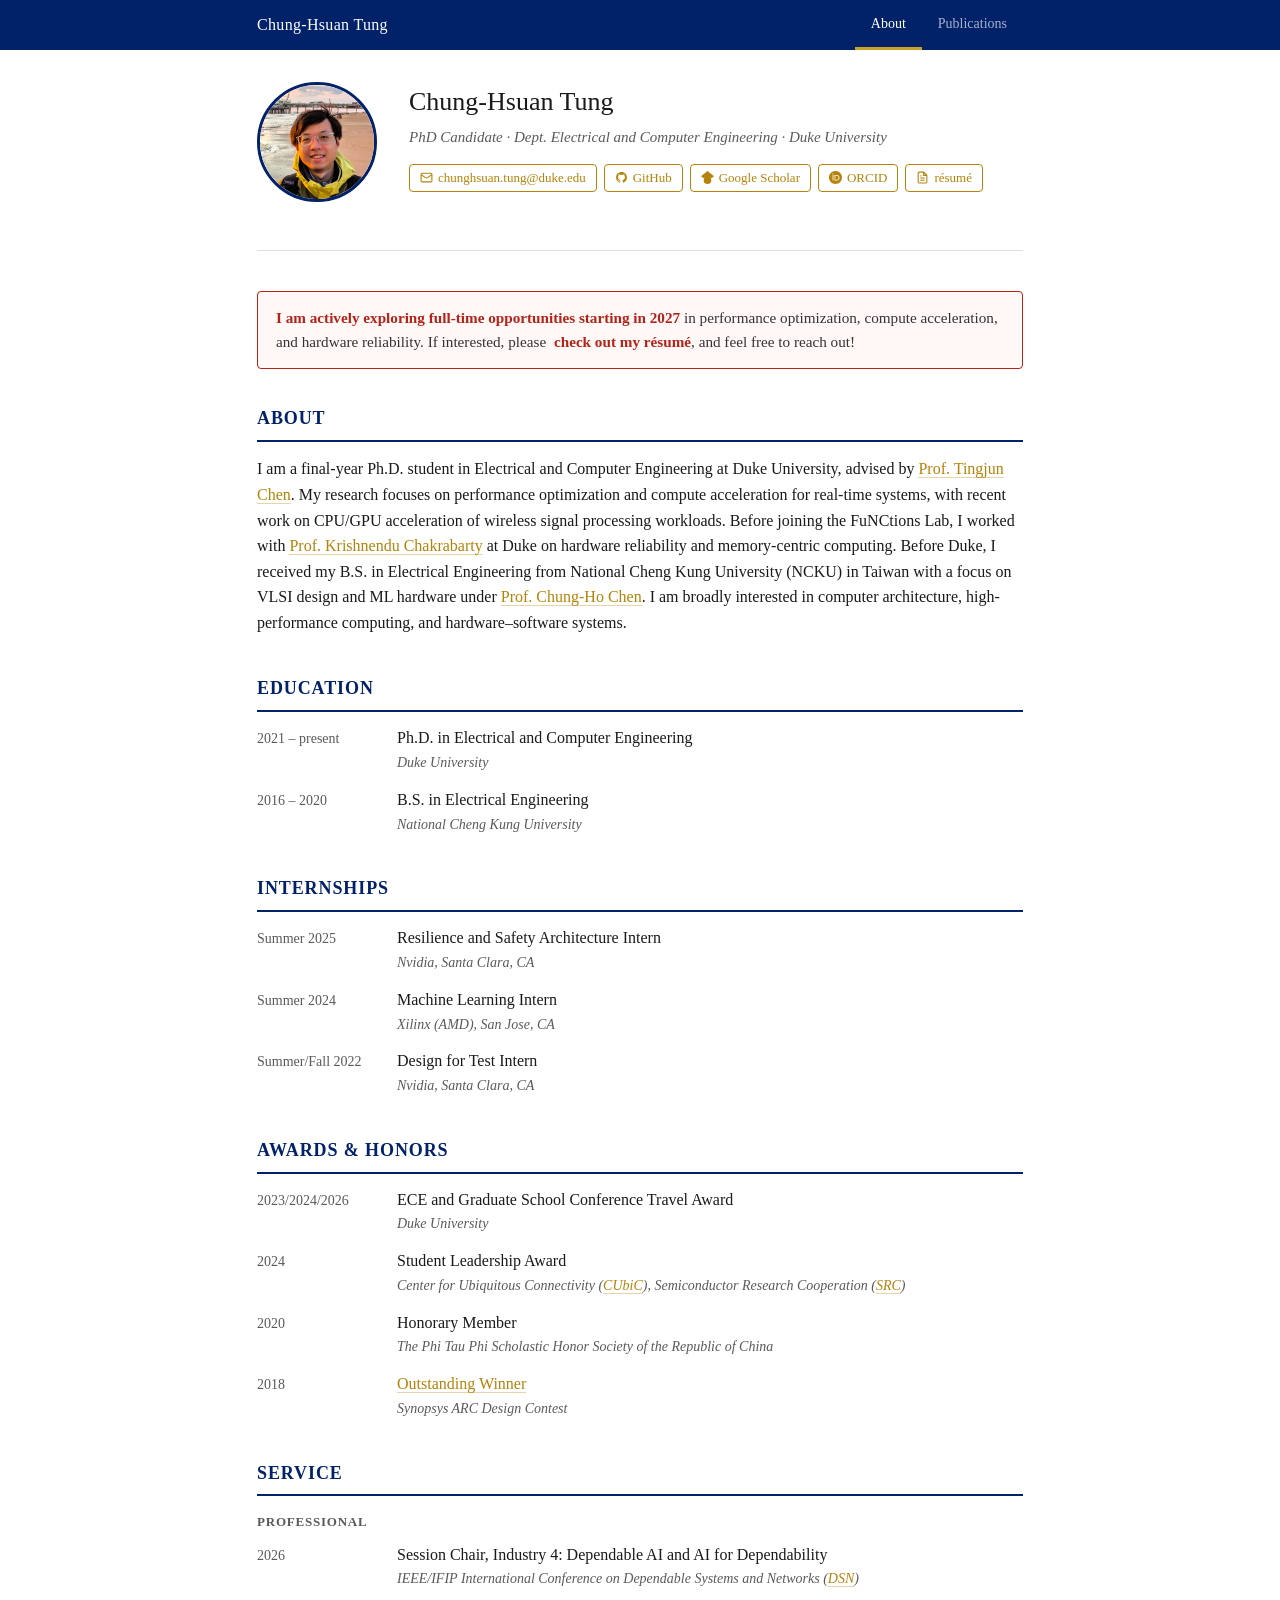
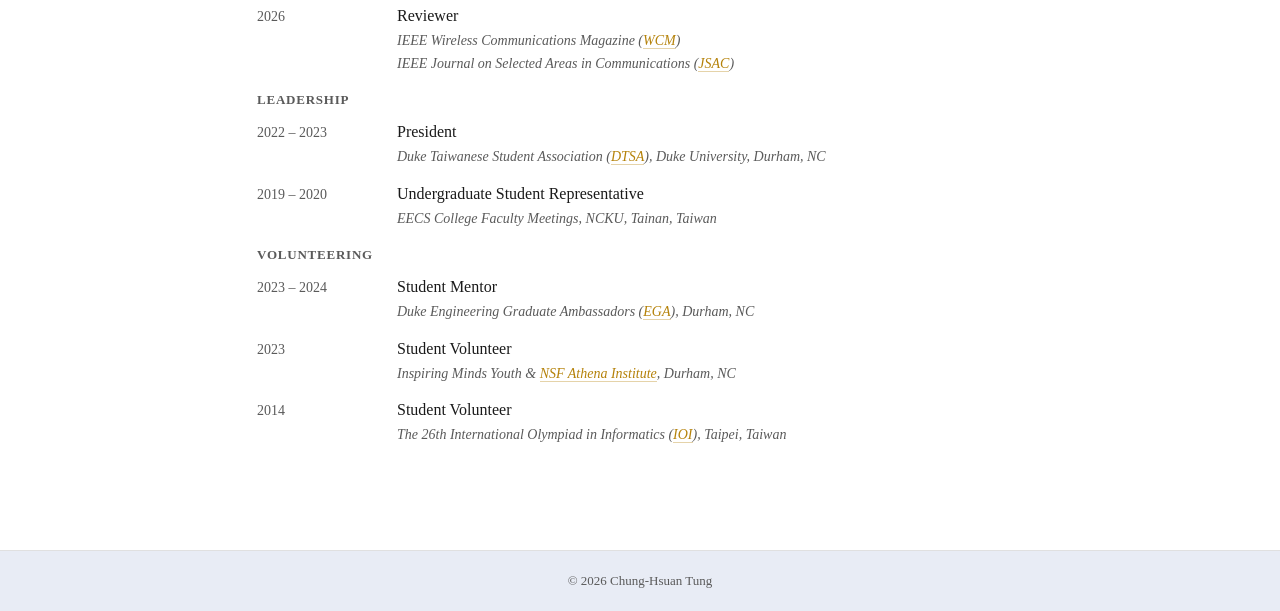
<file: index.html>
<!DOCTYPE html>
<html lang="en">
<head>
  <meta charset="UTF-8" />
  <meta name="viewport" content="width=device-width, initial-scale=1.0" />
  <title>Chung-Hsuan Tung</title>
  <link rel="icon" href="data/icon.ico" />
  <link rel="stylesheet" href="style.css" />
</head>
<body>

  <header class="site-header">
    <div class="header-inner">
      <span class="site-title">Chung-Hsuan Tung</span>
      <nav class="nav-tabs">
        <a href="index.html" class="nav-tab active">About</a>
        <a href="publications.html" class="nav-tab">Publications</a>
      </nav>
    </div>
  </header>

  <main class="page">

    <div class="profile-section">
      <div class="avatar-wrap">
        <!-- Replace with: <img src="photo.jpg" alt="Chung-Hsuan Tung" class="avatar-img" /> -->
        <!-- <div class="avatar-placeholder">YN</div> -->
        <img src="data/photo.png" alt="Chung-Hsuan Tung" class="avatar-img" />
      </div>
      <div class="profile-info">
        <h1>Chung-Hsuan Tung</h1>
        <p class="subtitle">PhD Candidate · Dept. Electrical and Computer Engineering · Duke University</p>
        <div class="social-links">
          <button class="social-link email-btn" onclick="copyEmail()" title="Copy email address">
            <svg width="13" height="13" viewBox="0 0 24 24" fill="none" stroke="currentColor" stroke-width="2" aria-hidden="true"><rect x="2" y="4" width="20" height="16" rx="2"/><path d="m22 7-8.97 5.7a1.94 1.94 0 0 1-2.06 0L2 7"/></svg>
            <span class="email-label">chunghsuan.tung@duke.edu</span>
            <span class="copied-label" aria-live="polite">Copied!</span>
          </button>
          <a class="social-link" href="https://github.com/cstandy" target="_blank" rel="noopener">
            <svg width="13" height="13" viewBox="0 0 24 24" fill="currentColor" aria-hidden="true"><path d="M12 2C6.477 2 2 6.484 2 12.017c0 4.425 2.865 8.18 6.839 9.504.5.092.682-.217.682-.483 0-.237-.008-.868-.013-1.703-2.782.605-3.369-1.343-3.369-1.343-.454-1.158-1.11-1.466-1.11-1.466-.908-.62.069-.608.069-.608 1.003.07 1.531 1.032 1.531 1.032.892 1.53 2.341 1.088 2.91.832.092-.647.35-1.088.636-1.338-2.22-.253-4.555-1.113-4.555-4.951 0-1.093.39-1.988 1.029-2.688-.103-.253-.446-1.272.098-2.65 0 0 .84-.27 2.75 1.026A9.564 9.564 0 0 1 12 6.844a9.59 9.59 0 0 1 2.504.337c1.909-1.296 2.747-1.027 2.747-1.027.546 1.379.202 2.398.1 2.651.64.7 1.028 1.595 1.028 2.688 0 3.848-2.339 4.695-4.566 4.942.359.31.678.921.678 1.856 0 1.338-.012 2.419-.012 2.747 0 .268.18.58.688.482A10.02 10.02 0 0 0 22 12.017C22 6.484 17.522 2 12 2z"/></svg>
            GitHub
          </a>
          <a class="social-link" href="https://scholar.google.com/citations?user=XsvQZeoAAAAJ&hl=en" target="_blank" rel="noopener">
            <svg width="13" height="13" viewBox="0 0 24 24" fill="currentColor" aria-hidden="true"><path d="M12 24a7 7 0 1 1 0-14 7 7 0 0 1 0 14zm0-24L0 9.5l4.838 3.94A8 8 0 0 1 12 10a8 8 0 0 1 7.162 3.44L24 9.5z"/></svg>
            Google Scholar
          </a>
          <a class="social-link" href="https://orcid.org/0009-0005-0578-8153" target="_blank" rel="noopener">
            <svg width="13" height="13" viewBox="0 0 24 24" fill="currentColor" aria-hidden="true"><path d="M12 0C5.372 0 0 5.372 0 12s5.372 12 12 12 12-5.372 12-12S18.628 0 12 0zM7.369 4.378c.525 0 .947.431.947.947s-.422.947-.947.947a.95.95 0 0 1-.947-.947c0-.525.422-.947.947-.947zm-.722 3.038h1.444v10.041H6.647V7.416zm3.562 0h3.9c3.712 0 5.344 2.653 5.344 5.025 0 2.578-2.016 5.016-5.325 5.016h-3.919V7.416zm1.444 1.303v7.444h2.297c3.272 0 3.872-2.484 3.872-3.722 0-2.016-1.284-3.722-3.862-3.722h-2.307z"/></svg>
            ORCID
          </a>
          <a class="social-link" href="data/CHT_resume_2026-09-25.pdf" target="_blank" rel="noopener">
            <svg width="13" height="13" viewBox="0 0 24 24" fill="none" stroke="currentColor" stroke-width="2" aria-hidden="true"><path d="M14 2H6a2 2 0 0 0-2 2v16a2 2 0 0 0 2 2h12a2 2 0 0 0 2-2V8z"/><polyline points="14 2 14 8 20 8"/><line x1="16" y1="13" x2="8" y2="13"/><line x1="16" y1="17" x2="8" y2="17"/><polyline points="10 9 9 9 8 9"/></svg>
            résumé
          </a>
        </div>
      </div>
    </div>

    <div class="hiring-notice">
      <strong>I am actively exploring full-time opportunities starting in 2027</strong>
      in performance optimization, compute acceleration, and hardware reliability.
      If interested, please
      <a href="data/CHT_resume_2026-09-25.pdf" target="_blank" rel="noopener">check out my résumé</a>,
      and feel free to reach out!
    </div>

    <div class="section">
      <h2 class="section-title">About</h2>
      <p class="bio-text">
        I am a final-year Ph.D. student in Electrical and Computer Engineering at Duke University, advised by
        <a href="https://functions-lab.github.io" class="inline-link">Prof. Tingjun Chen</a>.
        My research focuses on performance optimization and compute acceleration for real-time systems, with recent work on CPU/GPU acceleration of wireless signal processing workloads.
        Before joining the FuNCtions Lab, I worked with <a href="https://athena.duke.edu/people/krishnendu-chakrabarty" class="inline-link">Prof. Krishnendu Chakrabarty</a> at Duke on hardware reliability and memory-centric computing.
        Before Duke, I received my B.S. in Electrical Engineering from National Cheng Kung University (NCKU) in Taiwan with a focus on VLSI design and ML hardware under <a href="https://caslab.ee.ncku.edu.tw/dokuwiki/en:member:advisor" class="inline-link">Prof. Chung-Ho Chen</a>.
        I am broadly interested in computer architecture, high-performance computing, and hardware–software systems.
      </p>
    </div>

    <div class="section">
      <h2 class="section-title">Education</h2>
      <div class="cv-entry">
        <div class="cv-year">2021 – present</div>
        <div class="cv-body">
          <div class="cv-title">Ph.D. in Electrical and Computer Engineering</div>
          <div class="cv-place">Duke University</div>
        </div>
      </div>
      <div class="cv-entry">
        <div class="cv-year">2016 – 2020</div>
        <div class="cv-body">
          <div class="cv-title">B.S. in Electrical Engineering</div>
          <div class="cv-place">National Cheng Kung University</div>
        </div>
      </div>
    </div>

    <div class="section">
      <h2 class="section-title">Internships</h2>
      <div class="cv-entry">
        <div class="cv-year">Summer 2025</div>
        <div class="cv-body">
          <div class="cv-title">Resilience and Safety Architecture Intern</div>
          <div class="cv-place">Nvidia, Santa Clara, CA</div>
        </div>
      </div>
      <div class="cv-entry">
        <div class="cv-year">Summer 2024</div>
        <div class="cv-body">
          <div class="cv-title">Machine Learning Intern</div>
          <div class="cv-place">Xilinx (AMD), San Jose, CA</div>
        </div>
      </div>
      <div class="cv-entry">
        <div class="cv-year">Summer/Fall 2022</div>
        <div class="cv-body">
          <div class="cv-title">Design for Test Intern</div>
          <div class="cv-place">Nvidia, Santa Clara, CA</div>
        </div>
      </div>
    </div>

    <div class="section">
      <h2 class="section-title">Awards &amp; Honors</h2>
      <div class="cv-entry">
        <div class="cv-year">2023/2024/2026</div>
        <div class="cv-body">
          <div class="cv-title">ECE and Graduate School Conference Travel Award</div>
          <div class="cv-place">Duke University</div>
        </div>
      </div>
      <div class="cv-entry">
        <div class="cv-year">2024</div>
        <div class="cv-body">
          <div class="cv-title">Student Leadership Award</div>
          <div class="cv-place">Center for Ubiquitous Connectivity (<a class="inline-link" href="https://cubic.engineering.columbia.edu" target="_blank" rel="noopener">CUbiC</a>), Semiconductor Research Cooperation (<a class="inline-link" href="https://www.src.org" target="_blank" rel="noopener">SRC</a>)</div>
        </div>
      </div>
      <div class="cv-entry">
        <div class="cv-year">2020</div>
        <div class="cv-body">
          <div class="cv-title">Honorary Member</div>
          <div class="cv-place">The Phi Tau Phi Scholastic Honor Society of the Republic of China </div>
        </div>
      </div>
      <div class="cv-entry">
        <div class="cv-year">2018</div>
        <div class="cv-body">
          <div class="cv-title"><a class="inline-link" href="https://contest.synopsys.com.tw/2018ARC/WinnerProject" target="_blank" rel="noopener">Outstanding Winner</a></div>
          <div class="cv-place">Synopsys ARC Design Contest</div>
        </div>
      </div>
    </div>

    <div class="section">
      <h2 class="section-title">Service</h2>

      <div class="service-subsection">Professional</div>
 
      <div class="cv-entry">
        <div class="cv-year">2026</div>
        <div class="cv-body">
          <div class="cv-title">Session Chair, Industry 4: Dependable AI and AI for Dependability</div>
          <div class="cv-place">IEEE/IFIP International Conference on Dependable Systems and Networks (<a class="inline-link" href="https://dsn2026.github.io/cproglance.html" target="_blank" rel="noopener">DSN</a>)</div>
        </div>
      </div>

      <div class="cv-entry">
        <div class="cv-year">2026</div>
        <div class="cv-body">
          <div class="cv-title">Reviewer</div>
          <div class="cv-place">IEEE Wireless Communications Magazine (<a class="inline-link" href="https://www.comsoc.org/publications/magazines/ieee-wireless-communications" target="_blank" rel="noopener">WCM</a>)</div>
          <div class="cv-place">IEEE Journal on Selected Areas in Communications (<a class="inline-link" href="https://www.comsoc.org/publications/journals/ieee-journal-selected-areas-communications" target="_blank" rel="noopener">JSAC</a>)</div>
        </div>
      </div>

      <div class="service-subsection">Leadership</div>
 
      <div class="cv-entry">
        <div class="cv-year">2022 – 2023</div>
        <div class="cv-body">
          <div class="cv-title">President</div>
          <div class="cv-place">Duke Taiwanese Student Association (<a class="inline-link" href="https://duke.campusgroups.com/dtsa/home/" target="_blank" rel="noopener">DTSA</a>), Duke University, Durham, NC</div>
        </div>
      </div>
 
      <div class="cv-entry">
        <div class="cv-year">2019 – 2020</div>
        <div class="cv-body">
          <div class="cv-title">Undergraduate Student Representative</div>
          <div class="cv-place">EECS College Faculty Meetings, NCKU, Tainan, Taiwan</div>
        </div>
      </div>
 
      <div class="service-subsection">Volunteering</div>
 
      <div class="cv-entry">
        <div class="cv-year">2023 – 2024</div>
        <div class="cv-body">
          <div class="cv-title">Student Mentor</div>
          <div class="cv-place">Duke Engineering Graduate Ambassadors (<a class="inline-link" href="https://sites.duke.edu/egaduke/" target="_blank" rel="noopener">EGA</a>), Durham, NC</div>
        </div>
      </div>
 
      <div class="cv-entry">
        <div class="cv-year">2023</div>
        <div class="cv-body">
          <div class="cv-title">Student Volunteer</div>
          <div class="cv-place">Inspiring Minds Youth &amp; <a class="inline-link" href="https://athena.duke.edu/" target="_blank" rel="noopener">NSF Athena Institute</a>, Durham, NC</div>
        </div>
      </div>
 
      <div class="cv-entry">
        <div class="cv-year">2014</div>
        <div class="cv-body">
          <div class="cv-title">Student Volunteer</div>
          <div class="cv-place">The 26th International Olympiad in Informatics (<a class="inline-link" href="https://www.ioi2014.org/home.html" target="_blank" rel="noopener">IOI</a>), Taipei, Taiwan</div>
        </div>
      </div>

    </div>

  </main>

  <footer class="site-footer">
    <p>© <span id="year"></span> Chung-Hsuan Tung</p>
  </footer>

  <script>
    document.getElementById('year').textContent = new Date().getFullYear();

    function copyEmail() {
      const email = 'chunghsuan.tung@duke.edu';
      navigator.clipboard.writeText(email).then(() => {
        const btn = document.querySelector('.email-btn');
        btn.classList.add('copied');
        setTimeout(() => btn.classList.remove('copied'), 2000);
      });
    }
  </script>
</body>
</html>
</file>
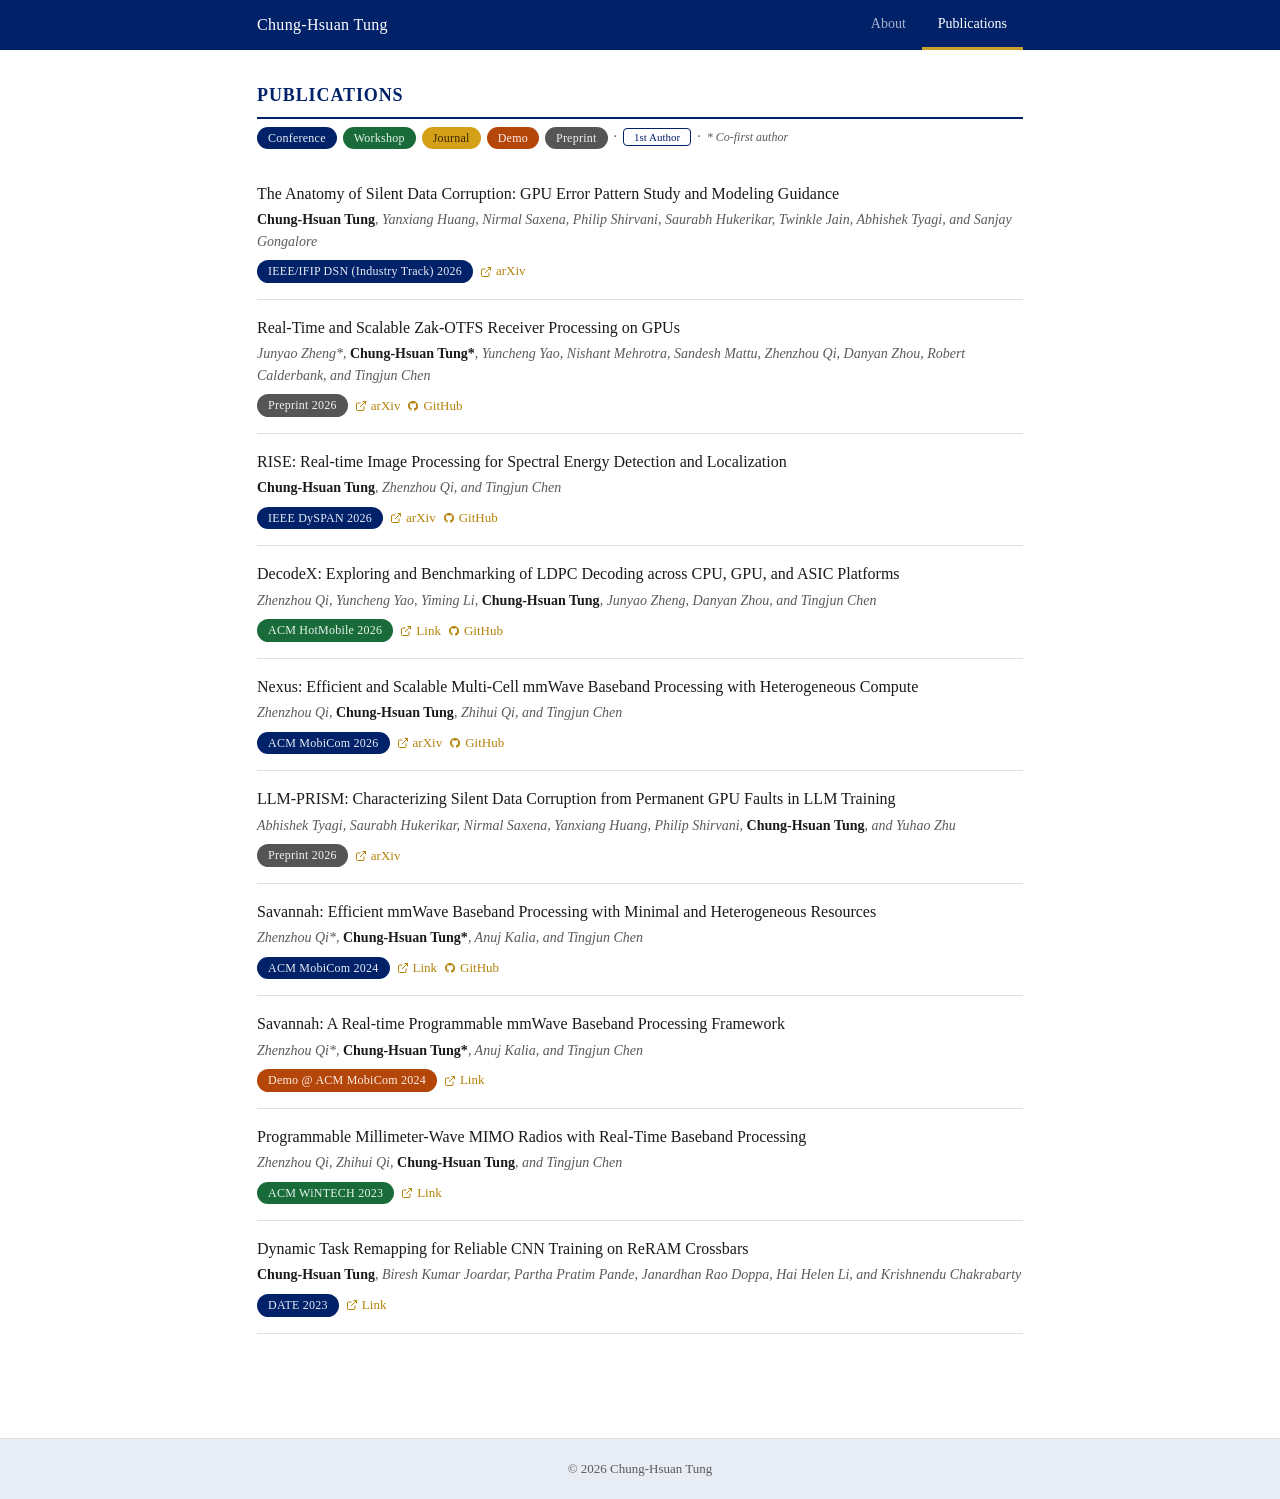
<file: publications.html>
<!DOCTYPE html>
<html lang="en">
<head>
  <meta charset="UTF-8" />
  <meta name="viewport" content="width=device-width, initial-scale=1.0" />
  <title>Publications – Chung-Hsuan Tung</title>
  <link rel="icon" href="data/icon.ico" />
  <link rel="stylesheet" href="style.css" />
</head>
<body>

  <header class="site-header">
    <div class="header-inner">
      <span class="site-title">Chung-Hsuan Tung</span>
      <nav class="nav-tabs">
        <a href="index.html" class="nav-tab">About</a>
        <a href="publications.html" class="nav-tab active">Publications</a>
      </nav>
    </div>
  </header>

  <main class="page">

    <div class="section">
      <h2 class="section-title">Publications</h2>

      <div class="pub-legend">
        <span class="legend-item"><span class="pill legend-pill filter-btn" data-filter="conference">Conference</span></span>
        <span class="legend-item"><span class="pill workshop legend-pill filter-btn" data-filter="workshop">Workshop</span></span>
        <span class="legend-item"><span class="pill journal legend-pill filter-btn" data-filter="journal">Journal</span></span>
        <span class="legend-item"><span class="pill demo legend-pill filter-btn" data-filter="demo">Demo</span></span>
        <span class="legend-item"><span class="pill preprint legend-pill filter-btn" data-filter="preprint">Preprint</span></span>
        <span class="legend-sep">·</span>
        <span class="filter-first-btn" id="filterFirst">1st Author</span>
        <span class="legend-sep">·</span>
        <span class="legend-note">* Co-first author</span>
      </div>

      <!-- ============================================================
           HOW TO ADD A PUBLICATION:
           Copy one <div class="pub-entry"> block and fill in:
             - data-type: conference | workshop | journal | demo | preprint
             - pub-title: paper title
             - pub-authors: author list (wrap YOUR name in <strong>)
             - pill class: (default) | workshop | journal | demo | preprint
             - pub-link items: arXiv, Link, GitHub (delete unused ones)
           ============================================================ -->

      <div class="pub-entry" data-type="conference" data-first="true">
        <div class="pub-title">The Anatomy of Silent Data Corruption: GPU Error Pattern Study and Modeling Guidance</div>
        <div class="pub-authors"><strong>Chung-Hsuan Tung</strong>, Yanxiang Huang, Nirmal Saxena, Philip Shirvani, Saurabh Hukerikar, Twinkle Jain, Abhishek Tyagi, and Sanjay Gongalore</div>
        <div class="pub-meta">
          <span class="pill">IEEE/IFIP DSN (Industry Track) 2026</span>
          <a class="pub-link" href="https://arxiv.org/abs/2605.04213" target="_blank" rel="noopener">
            <svg width="12" height="12" viewBox="0 0 24 24" fill="none" stroke="currentColor" stroke-width="2" aria-hidden="true"><path d="M18 13v6a2 2 0 0 1-2 2H5a2 2 0 0 1-2-2V8a2 2 0 0 1 2-2h6"/><polyline points="15 3 21 3 21 9"/><line x1="10" y1="14" x2="21" y2="3"/></svg>
            arXiv
          </a>
        </div>
      </div>

      <div class="pub-entry" data-type="preprint" data-first="true">
        <div class="pub-title">Real-Time and Scalable Zak-OTFS Receiver Processing on GPUs</div>
        <div class="pub-authors">Junyao Zheng*, <strong>Chung-Hsuan Tung*</strong>, Yuncheng Yao, Nishant Mehrotra, Sandesh Mattu, Zhenzhou Qi, Danyan Zhou, Robert Calderbank, and Tingjun Chen</div>
        <div class="pub-meta">
          <span class="pill preprint">Preprint 2026</span>
          <a class="pub-link" href="https://arxiv.org/abs/2604.02266" target="_blank" rel="noopener">
            <svg width="12" height="12" viewBox="0 0 24 24" fill="none" stroke="currentColor" stroke-width="2" aria-hidden="true"><path d="M18 13v6a2 2 0 0 1-2 2H5a2 2 0 0 1-2-2V8a2 2 0 0 1 2-2h6"/><polyline points="15 3 21 3 21 9"/><line x1="10" y1="14" x2="21" y2="3"/></svg>
            arXiv
          </a>
          <a class="pub-link" href="https://github.com/functions-lab/zak-otfs-rt" target="_blank" rel="noopener">
            <svg width="12" height="12" viewBox="0 0 24 24" fill="currentColor" aria-hidden="true"><path d="M12 2C6.477 2 2 6.484 2 12.017c0 4.425 2.865 8.18 6.839 9.504.5.092.682-.217.682-.483 0-.237-.008-.868-.013-1.703-2.782.605-3.369-1.343-3.369-1.343-.454-1.158-1.11-1.466-1.11-1.466-.908-.62.069-.608.069-.608 1.003.07 1.531 1.032 1.531 1.032.892 1.53 2.341 1.088 2.91.832.092-.647.35-1.088.636-1.338-2.22-.253-4.555-1.113-4.555-4.951 0-1.093.39-1.988 1.029-2.688-.103-.253-.446-1.272.098-2.65 0 0 .84-.27 2.75 1.026A9.564 9.564 0 0 1 12 6.844a9.59 9.59 0 0 1 2.504.337c1.909-1.296 2.747-1.027 2.747-1.027.546 1.379.202 2.398.1 2.651.64.7 1.028 1.595 1.028 2.688 0 3.848-2.339 4.695-4.566 4.942.359.31.678.921.678 1.856 0 1.338-.012 2.419-.012 2.747 0 .268.18.58.688.482A10.02 10.02 0 0 0 22 12.017C22 6.484 17.522 2 12 2z"/></svg>
            GitHub
          </a>
        </div>
      </div>

      <div class="pub-entry" data-type="conference" data-first="true">
        <div class="pub-title">RISE: Real-time Image Processing for Spectral Energy Detection and Localization</div>
        <div class="pub-authors"><strong>Chung-Hsuan Tung</strong>, Zhenzhou Qi, and Tingjun Chen</div>
        <div class="pub-meta">
          <span class="pill">IEEE DySPAN 2026</span>
          <a class="pub-link" href="https://arxiv.org/abs/2603.20481" target="_blank" rel="noopener">
            <svg width="12" height="12" viewBox="0 0 24 24" fill="none" stroke="currentColor" stroke-width="2" aria-hidden="true"><path d="M18 13v6a2 2 0 0 1-2 2H5a2 2 0 0 1-2-2V8a2 2 0 0 1 2-2h6"/><polyline points="15 3 21 3 21 9"/><line x1="10" y1="14" x2="21" y2="3"/></svg>
            arXiv
          </a>
          <a class="pub-link" href="https://github.com/functions-lab/rise" target="_blank" rel="noopener">
            <svg width="12" height="12" viewBox="0 0 24 24" fill="currentColor" aria-hidden="true"><path d="M12 2C6.477 2 2 6.484 2 12.017c0 4.425 2.865 8.18 6.839 9.504.5.092.682-.217.682-.483 0-.237-.008-.868-.013-1.703-2.782.605-3.369-1.343-3.369-1.343-.454-1.158-1.11-1.466-1.11-1.466-.908-.62.069-.608.069-.608 1.003.07 1.531 1.032 1.531 1.032.892 1.53 2.341 1.088 2.91.832.092-.647.35-1.088.636-1.338-2.22-.253-4.555-1.113-4.555-4.951 0-1.093.39-1.988 1.029-2.688-.103-.253-.446-1.272.098-2.65 0 0 .84-.27 2.75 1.026A9.564 9.564 0 0 1 12 6.844a9.59 9.59 0 0 1 2.504.337c1.909-1.296 2.747-1.027 2.747-1.027.546 1.379.202 2.398.1 2.651.64.7 1.028 1.595 1.028 2.688 0 3.848-2.339 4.695-4.566 4.942.359.31.678.921.678 1.856 0 1.338-.012 2.419-.012 2.747 0 .268.18.58.688.482A10.02 10.02 0 0 0 22 12.017C22 6.484 17.522 2 12 2z"/></svg>
            GitHub
          </a>
        </div>
      </div>

      <div class="pub-entry" data-type="workshop">
        <div class="pub-title">DecodeX: Exploring and Benchmarking of LDPC Decoding across CPU, GPU, and ASIC Platforms</div>
        <div class="pub-authors">Zhenzhou Qi, Yuncheng Yao, Yiming Li, <strong>Chung-Hsuan Tung</strong>, Junyao Zheng, Danyan Zhou, and Tingjun Chen</div>
        <div class="pub-meta">
          <span class="pill workshop">ACM HotMobile 2026</span>
          <a class="pub-link" href="https://dl.acm.org/doi/10.1145/3789514.3792034" target="_blank" rel="noopener">
            <svg width="12" height="12" viewBox="0 0 24 24" fill="none" stroke="currentColor" stroke-width="2" aria-hidden="true"><path d="M18 13v6a2 2 0 0 1-2 2H5a2 2 0 0 1-2-2V8a2 2 0 0 1 2-2h6"/><polyline points="15 3 21 3 21 9"/><line x1="10" y1="14" x2="21" y2="3"/></svg>
            Link
          </a>
          <a class="pub-link" href="https://github.com/functions-lab/DecodeX" target="_blank" rel="noopener">
            <svg width="12" height="12" viewBox="0 0 24 24" fill="currentColor" aria-hidden="true"><path d="M12 2C6.477 2 2 6.484 2 12.017c0 4.425 2.865 8.18 6.839 9.504.5.092.682-.217.682-.483 0-.237-.008-.868-.013-1.703-2.782.605-3.369-1.343-3.369-1.343-.454-1.158-1.11-1.466-1.11-1.466-.908-.62.069-.608.069-.608 1.003.07 1.531 1.032 1.531 1.032.892 1.53 2.341 1.088 2.91.832.092-.647.35-1.088.636-1.338-2.22-.253-4.555-1.113-4.555-4.951 0-1.093.39-1.988 1.029-2.688-.103-.253-.446-1.272.098-2.65 0 0 .84-.27 2.75 1.026A9.564 9.564 0 0 1 12 6.844a9.59 9.59 0 0 1 2.504.337c1.909-1.296 2.747-1.027 2.747-1.027.546 1.379.202 2.398.1 2.651.64.7 1.028 1.595 1.028 2.688 0 3.848-2.339 4.695-4.566 4.942.359.31.678.921.678 1.856 0 1.338-.012 2.419-.012 2.747 0 .268.18.58.688.482A10.02 10.02 0 0 0 22 12.017C22 6.484 17.522 2 12 2z"/></svg>
            GitHub
          </a>
        </div>
      </div>

      <div class="pub-entry" data-type="conference">
        <div class="pub-title">Nexus: Efficient and Scalable Multi-Cell mmWave Baseband Processing with Heterogeneous Compute</div>
        <div class="pub-authors">Zhenzhou Qi, <strong>Chung-Hsuan Tung</strong>, Zhihui Qi, and Tingjun Chen</div>
        <div class="pub-meta">
          <span class="pill">ACM MobiCom 2026</span>
          <a class="pub-link" href="https://arxiv.org/abs/2509.04625" target="_blank" rel="noopener">
            <svg width="12" height="12" viewBox="0 0 24 24" fill="none" stroke="currentColor" stroke-width="2" aria-hidden="true"><path d="M18 13v6a2 2 0 0 1-2 2H5a2 2 0 0 1-2-2V8a2 2 0 0 1 2-2h6"/><polyline points="15 3 21 3 21 9"/><line x1="10" y1="14" x2="21" y2="3"/></svg>
            arXiv
          </a>
          <a class="pub-link" href="https://github.com/functions-lab/Nexus" target="_blank" rel="noopener">
            <svg width="12" height="12" viewBox="0 0 24 24" fill="currentColor" aria-hidden="true"><path d="M12 2C6.477 2 2 6.484 2 12.017c0 4.425 2.865 8.18 6.839 9.504.5.092.682-.217.682-.483 0-.237-.008-.868-.013-1.703-2.782.605-3.369-1.343-3.369-1.343-.454-1.158-1.11-1.466-1.11-1.466-.908-.62.069-.608.069-.608 1.003.07 1.531 1.032 1.531 1.032.892 1.53 2.341 1.088 2.91.832.092-.647.35-1.088.636-1.338-2.22-.253-4.555-1.113-4.555-4.951 0-1.093.39-1.988 1.029-2.688-.103-.253-.446-1.272.098-2.65 0 0 .84-.27 2.75 1.026A9.564 9.564 0 0 1 12 6.844a9.59 9.59 0 0 1 2.504.337c1.909-1.296 2.747-1.027 2.747-1.027.546 1.379.202 2.398.1 2.651.64.7 1.028 1.595 1.028 2.688 0 3.848-2.339 4.695-4.566 4.942.359.31.678.921.678 1.856 0 1.338-.012 2.419-.012 2.747 0 .268.18.58.688.482A10.02 10.02 0 0 0 22 12.017C22 6.484 17.522 2 12 2z"/></svg>
            GitHub
          </a>
        </div>
      </div>

      <div class="pub-entry" data-type="preprint">
        <div class="pub-title">LLM-PRISM: Characterizing Silent Data Corruption from Permanent GPU Faults in LLM Training</div>
        <div class="pub-authors">Abhishek Tyagi, Saurabh Hukerikar, Nirmal Saxena, Yanxiang Huang, Philip Shirvani, <strong>Chung-Hsuan Tung</strong>, and Yuhao Zhu</div>
        <div class="pub-meta">
          <span class="pill preprint">Preprint 2026</span>
          <a class="pub-link" href="https://arxiv.org/abs/2604.10390" target="_blank" rel="noopener">
            <svg width="12" height="12" viewBox="0 0 24 24" fill="none" stroke="currentColor" stroke-width="2" aria-hidden="true"><path d="M18 13v6a2 2 0 0 1-2 2H5a2 2 0 0 1-2-2V8a2 2 0 0 1 2-2h6"/><polyline points="15 3 21 3 21 9"/><line x1="10" y1="14" x2="21" y2="3"/></svg>
            arXiv
          </a>
        </div>
      </div>

      <div class="pub-entry" data-type="conference" data-first="true">
        <div class="pub-title">Savannah: Efficient mmWave Baseband Processing with Minimal and Heterogeneous Resources</div>
        <div class="pub-authors">Zhenzhou Qi*, <strong>Chung-Hsuan Tung*</strong>, Anuj Kalia, and Tingjun Chen</div>
        <div class="pub-meta">
          <span class="pill">ACM MobiCom 2024</span>
          <a class="pub-link" href="https://doi.org/10.1145/3636534.3690707" target="_blank" rel="noopener">
            <svg width="12" height="12" viewBox="0 0 24 24" fill="none" stroke="currentColor" stroke-width="2" aria-hidden="true"><path d="M18 13v6a2 2 0 0 1-2 2H5a2 2 0 0 1-2-2V8a2 2 0 0 1 2-2h6"/><polyline points="15 3 21 3 21 9"/><line x1="10" y1="14" x2="21" y2="3"/></svg>
            Link
          </a>
          <a class="pub-link" href="https://github.com/functions-lab/Savannah" target="_blank" rel="noopener">
            <svg width="12" height="12" viewBox="0 0 24 24" fill="currentColor" aria-hidden="true"><path d="M12 2C6.477 2 2 6.484 2 12.017c0 4.425 2.865 8.18 6.839 9.504.5.092.682-.217.682-.483 0-.237-.008-.868-.013-1.703-2.782.605-3.369-1.343-3.369-1.343-.454-1.158-1.11-1.466-1.11-1.466-.908-.62.069-.608.069-.608 1.003.07 1.531 1.032 1.531 1.032.892 1.53 2.341 1.088 2.91.832.092-.647.35-1.088.636-1.338-2.22-.253-4.555-1.113-4.555-4.951 0-1.093.39-1.988 1.029-2.688-.103-.253-.446-1.272.098-2.65 0 0 .84-.27 2.75 1.026A9.564 9.564 0 0 1 12 6.844a9.59 9.59 0 0 1 2.504.337c1.909-1.296 2.747-1.027 2.747-1.027.546 1.379.202 2.398.1 2.651.64.7 1.028 1.595 1.028 2.688 0 3.848-2.339 4.695-4.566 4.942.359.31.678.921.678 1.856 0 1.338-.012 2.419-.012 2.747 0 .268.18.58.688.482A10.02 10.02 0 0 0 22 12.017C22 6.484 17.522 2 12 2z"/></svg>
            GitHub
          </a>
        </div>
      </div>

      <div class="pub-entry" data-type="demo" data-first="true">
        <div class="pub-title">Savannah: A Real-time Programmable mmWave Baseband Processing Framework</div>
        <div class="pub-authors">Zhenzhou Qi*, <strong>Chung-Hsuan Tung*</strong>, Anuj Kalia, and Tingjun Chen</div>
        <div class="pub-meta">
          <span class="pill demo">Demo @ ACM MobiCom 2024</span>
          <a class="pub-link" href="https://dl.acm.org/doi/abs/10.1145/3636534.3698843" target="_blank" rel="noopener">
            <svg width="12" height="12" viewBox="0 0 24 24" fill="none" stroke="currentColor" stroke-width="2" aria-hidden="true"><path d="M18 13v6a2 2 0 0 1-2 2H5a2 2 0 0 1-2-2V8a2 2 0 0 1 2-2h6"/><polyline points="15 3 21 3 21 9"/><line x1="10" y1="14" x2="21" y2="3"/></svg>
            Link
          </a>
        </div>
      </div>

      <div class="pub-entry" data-type="workshop">
        <div class="pub-title">Programmable Millimeter-Wave MIMO Radios with Real-Time Baseband Processing</div>
        <div class="pub-authors">Zhenzhou Qi, Zhihui Qi, <strong>Chung-Hsuan Tung</strong>, and Tingjun Chen</div>
        <div class="pub-meta">
          <span class="pill workshop">ACM WiNTECH 2023</span>
          <a class="pub-link" href="https://doi.org/10.1145/3615453.3616521" target="_blank" rel="noopener">
            <svg width="12" height="12" viewBox="0 0 24 24" fill="none" stroke="currentColor" stroke-width="2" aria-hidden="true"><path d="M18 13v6a2 2 0 0 1-2 2H5a2 2 0 0 1-2-2V8a2 2 0 0 1 2-2h6"/><polyline points="15 3 21 3 21 9"/><line x1="10" y1="14" x2="21" y2="3"/></svg>
            Link
          </a>
        </div>
      </div>

      <div class="pub-entry" data-type="conference" data-first="true">
        <div class="pub-title">Dynamic Task Remapping for Reliable CNN Training on ReRAM Crossbars</div>
        <div class="pub-authors"><strong>Chung-Hsuan Tung</strong>, Biresh Kumar Joardar, Partha Pratim Pande, Janardhan Rao Doppa, Hai Helen Li, and Krishnendu Chakrabarty</div>
        <div class="pub-meta">
          <span class="pill">DATE 2023</span>
          <a class="pub-link" href="https://doi.org/10.23919/DATE56975.2023.10137238" target="_blank" rel="noopener">
            <svg width="12" height="12" viewBox="0 0 24 24" fill="none" stroke="currentColor" stroke-width="2" aria-hidden="true"><path d="M18 13v6a2 2 0 0 1-2 2H5a2 2 0 0 1-2-2V8a2 2 0 0 1 2-2h6"/><polyline points="15 3 21 3 21 9"/><line x1="10" y1="14" x2="21" y2="3"/></svg>
            Link
          </a>
        </div>
      </div>

    </div>
  </main>

  <footer class="site-footer">
    <p>© <span id="year"></span> Chung-Hsuan Tung</p>
  </footer>

  <script>
    document.getElementById('year').textContent = new Date().getFullYear();

    const btns = document.querySelectorAll('.filter-btn');
    const entries = document.querySelectorAll('.pub-entry');
    const firstBtn = document.getElementById('filterFirst');
    let activeType = null;
    let firstActive = false;

    function applyFilters() {
      btns.forEach(b => {
        const isActive = b.dataset.filter === activeType;
        const isDimmed = activeType !== null && !isActive;
        b.classList.toggle('filter-active', isActive);
        b.classList.toggle('filter-dimmed', isDimmed);
      });
      firstBtn.classList.toggle('active', firstActive);

      entries.forEach(e => {
        const matchType = activeType === null || e.dataset.type === activeType;
        const matchFirst = !firstActive || e.dataset.first === 'true';
        e.style.display = matchType && matchFirst ? '' : 'none';
      });
    }

    btns.forEach(btn => {
      btn.addEventListener('click', () => {
        const filter = btn.dataset.filter;
        activeType = activeType === filter ? null : filter;
        applyFilters();
      });
    });

    firstBtn.addEventListener('click', () => {
      firstActive = !firstActive;
      applyFilters();
    });
  </script>
</body>
</html>
</file>
<file: style.css>
/* =============================================
   Academic Website – style.css
   Color palette:
     Navy:  #012169 (Duke blue)
     Gold:  #B5820A (link color)
   ============================================= */

*, *::before, *::after {
  box-sizing: border-box;
  margin: 0;
  padding: 0;
}

:root {
  --navy:       #012169;
  --navy-light: #e8ecf5;
  --gold:       #B5820A;
  --gold-hover: #8a6008;
  --text:       #1a1a1a;
  --text-muted: #5a5a5a;
  --border:     #e0e0e0;
  --bg:         #ffffff;
}

html {
  font-size: 16px;
  scroll-behavior: smooth;
}

body {
  font-family: 'Cambria', 'Georgia', serif;
  color: var(--text);
  background: var(--bg);
  line-height: 1.55;
  min-height: 100vh;
  display: flex;
  flex-direction: column;
}

/* ── Header ─────────────────────────────────── */

.site-header {
  background: var(--navy);
  padding: 0;
  display: flex;
  align-items: center;
  justify-content: center;
  height: 50px;
  position: sticky;
  top: 0;
  z-index: 100;
}

.header-inner {
  max-width: 830px;
  width: 100%;
  padding: 0 2rem;
  display: flex;
  align-items: center;
  justify-content: space-between;
  height: 100%;
}

.site-title {
  color: #ffffff;
  font-size: 16px;
  font-weight: normal;
  font-family: 'Cambria', 'Georgia', serif;
  letter-spacing: 0.02em;
}

.nav-tabs {
  display: flex;
  height: 100%;
}

.nav-tab {
  color: rgba(255, 255, 255, 0.65);
  font-size: 14px;
  font-family: 'Cambria', 'Georgia', serif;
  padding: 0 16px;
  height: 100%;
  display: flex;
  align-items: center;
  text-decoration: none;
  border-bottom: 3px solid transparent;
  transition: color 0.15s, border-color 0.15s;
}

.nav-tab:hover {
  color: #ffffff;
}

.nav-tab.active {
  color: #ffffff;
  border-bottom: 3px solid #C9A227;
}

/* ── Main layout ─────────────────────────────── */

main.page {
  max-width: 830px;
  margin: 0 auto;
  padding: 2rem 2rem 4rem;
  flex: 1;
  width: 100%;
}

/* ── Profile section ─────────────────────────── */

.profile-section {
  display: flex;
  gap: 2rem;
  align-items: flex-start;
  margin-bottom: 2.5rem;
  padding-bottom: 2.5rem;
  border-bottom: 1px solid var(--border);
}

.avatar-img {
  width: 120px;
  height: 120px;
  border-radius: 50%;
  object-fit: cover;
  border: 3px solid var(--navy);
  flex-shrink: 0;
}

.avatar-placeholder {
  width: 120px;
  height: 120px;
  border-radius: 50%;
  background: var(--navy-light);
  border: 3px solid var(--navy);
  display: flex;
  align-items: center;
  justify-content: center;
  font-size: 30px;
  font-weight: normal;
  color: var(--navy);
  flex-shrink: 0;
  font-family: 'Cambria', 'Georgia', serif;
  letter-spacing: 0.05em;
}

.profile-info h1 {
  font-size: 26px;
  font-weight: normal;
  color: var(--text);
  margin-bottom: 4px;
  font-family: 'Cambria', 'Georgia', serif;
}

.profile-info .subtitle {
  font-size: 15px;
  color: var(--text-muted);
  margin-bottom: 14px;
  font-family: 'Cambria', 'Georgia', serif;
  font-style: italic;
}

/* ── Hiring Notice ─────────────────────────────── */

.hiring-notice {
  margin: 28px 0 36px;
  padding: 14px 18px;
  border: 1.5px solid #b42318;
  border-radius: 4px;
  background: #fff8f7;
  color: #333;
  font-size: 0.95rem;
  line-height: 1.6;
}

.hiring-notice strong {
  color: #b42318;
  font-weight: 600;
}

.hiring-notice a {
  margin-left: 4px;
  color: #b42318;
  font-weight: 600;
  text-decoration: none;
  white-space: nowrap;
}

.hiring-notice a:hover {
  text-decoration: underline;
}

/* ── Social links ────────────────────────────── */

.social-links {
  display: flex;
  flex-wrap: wrap;
  gap: 7px;
}

.social-link {
  display: inline-flex;
  align-items: center;
  gap: 5px;
  font-size: 13px;
  font-family: 'Cambria', 'Georgia', serif;
  color: var(--gold);
  text-decoration: none;
  border: 1px solid var(--gold);
  border-radius: 4px;
  padding: 3px 10px;
  transition: background 0.12s, color 0.12s;
  background: transparent;
  cursor: pointer;
}

.social-link:hover {
  background: #fdf6e3;
  color: var(--gold-hover);
  border-color: var(--gold-hover);
}

/* Email copy button */
.email-btn {
  position: relative;
  overflow: hidden;
}

.email-label,
.copied-label {
  transition: opacity 0.2s, transform 0.2s;
}

.copied-label {
  position: absolute;
  left: 50%;
  transform: translateX(-50%) translateY(100%);
  opacity: 0;
  white-space: nowrap;
  color: #2a7a2a;
}

.email-btn.copied .email-label {
  opacity: 0;
  transform: translateY(-100%);
}

.email-btn.copied .copied-label {
  opacity: 1;
  transform: translateX(-50%) translateY(0);
}

.email-btn.copied {
  border-color: #2a7a2a;
  color: #2a7a2a;
}

/* ── Section ─────────────────────────────────── */

.section {
  margin-bottom: 2.5rem;
}

.section-title {
  font-size: 18px;
  font-weight: bold;
  font-family: 'Cambria', 'Georgia', serif;
  color: var(--navy);
  text-transform: uppercase;
  letter-spacing: 0.05em;
  margin-bottom: 14px;
  padding-bottom: 7px;
  border-bottom: 2px solid var(--navy);
}

.pub-legend {
  display: flex;
  align-items: center;
  flex-wrap: wrap;
  gap: 6px;
  margin-top: -8px;
  margin-bottom: 16px;
}

.legend-pill {
  font-size: 11px;
  padding: 1px 9px;
  cursor: pointer;
  transition: opacity 0.2s;
}

.legend-pill:hover {
  opacity: 0.8;
}

.filter-active {
  outline: 2px solid #fff;
  outline-offset: 1px;
}

.filter-dimmed {
  opacity: 0.3;
  filter: saturate(0);
}

.legend-sep {
  color: var(--text-muted);
  font-size: 14px;
}

.legend-note {
  font-size: 12px;
  font-style: italic;
  color: var(--text-muted);
  font-family: 'Cambria', 'Georgia', serif;
}

.filter-first-btn {
  font-size: 11px;
  font-family: 'Cambria', 'Georgia', serif;
  color: var(--navy);
  background: transparent;
  border: 1.5px solid var(--navy);
  border-radius: 4px;
  padding: 2px 10px;
  cursor: pointer;
  transition: background 0.15s, color 0.15s;
  line-height: normal;
  user-select: none;
}

.filter-first-btn.active {
  background: var(--navy);
  color: #fff;
}

.bio-text {
  font-size: 16px;
  line-height: 1.6;
  color: var(--text);
}

.inline-link {
  color: var(--gold);
  text-decoration: none;
  border-bottom: 1px solid rgba(181, 130, 10, 0.35);
  transition: border-color 0.12s;
}

.inline-link:hover {
  border-color: var(--gold);
}

/* ── CV entries ──────────────────────────────── */

.cv-entry {
  display: flex;
  gap: 1.25rem;
  margin-bottom: 14px;
}

.cv-year {
  color: var(--text-muted);
  font-size: 14px;
  font-family: 'Cambria', 'Georgia', serif;
  min-width: 120px;
  padding-top: 2px;
  flex-shrink: 0;
}

.cv-title {
  font-size: 16px;
  font-family: 'Cambria', 'Georgia', serif;
  color: var(--text);
}

.cv-place {
  font-size: 14px;
  font-style: italic;
  color: var(--text-muted);
  margin-top: 1px;
}

.cv-note {
  font-size: 13px;
  color: var(--text-muted);
  margin-top: 4px;
  line-height: 1.5;
}

.service-subsection {
  font-size: 13px;
  font-weight: bold;
  font-family: 'Cambria', 'Georgia', serif;
  color: var(--text-muted);
  text-transform: uppercase;
  letter-spacing: 0.06em;
  margin: 16px 0 10px;
}

/* ── Publications ────────────────────────────── */

.pub-entry {
  padding: 16px 0;
  border-bottom: 1px solid var(--border);
}

.pub-entry:first-of-type {
  border-top: 1px solid var(--border);
}

.pub-title {
  font-size: 16px;
  font-family: 'Cambria', 'Georgia', serif;
  color: var(--text);
  margin-bottom: 4px;
  line-height: 1.45;
}

.pub-authors {
  font-size: 14px;
  font-style: italic;
  color: var(--text-muted);
  margin-bottom: 8px;
}

.pub-authors strong {
  font-style: normal;
  color: var(--text);
}

.pub-meta {
  display: flex;
  align-items: center;
  flex-wrap: wrap;
  gap: 7px;
}

/* Pill badges */
.pill {
  display: inline-flex;
  align-items: center;
  font-size: 12px;
  font-family: 'Cambria', 'Georgia', serif;
  padding: 2px 11px;
  border-radius: 999px;
  background: var(--navy);
  color: #e8ecf5;
  letter-spacing: 0.02em;
  white-space: nowrap;
}

.pill.workshop {
  background: #1a6b3a;
  color: #e4f5ec;
}

.pill.preprint {
  background: #555555;
  color: #f2f2f2;
}

.pill.journal {
  background: #d4a017;
  color: #3a2800;
}

.pill.demo {
  background: #b5460a;
  color: #fdeee8;
}

/* Publication links */
.pub-link {
  display: inline-flex;
  align-items: center;
  gap: 4px;
  font-size: 13px;
  font-family: 'Cambria', 'Georgia', serif;
  color: var(--gold);
  text-decoration: none;
  transition: color 0.12s;
}

.pub-link:hover {
  color: var(--gold-hover);
  text-decoration: underline;
}

/* ── Footer ──────────────────────────────────── */

.site-footer {
  background: var(--navy-light);
  border-top: 1px solid var(--border);
  text-align: center;
  padding: 1.25rem;
  font-size: 13px;
  color: var(--text-muted);
  font-family: 'Cambria', 'Georgia', serif;
}

/* ── Responsive ──────────────────────────────── */

@media (max-width: 600px) {
  main.page {
    padding: 1.5rem 1.25rem 3rem;
  }

  .profile-section {
    flex-direction: column;
    align-items: center;
    text-align: center;
    gap: 1.25rem;
  }

  .social-links {
    justify-content: center;
  }

  .site-header {
    padding: 0 1rem;
  }

  .nav-tab {
    padding: 0 12px;
  }
}
</file>
